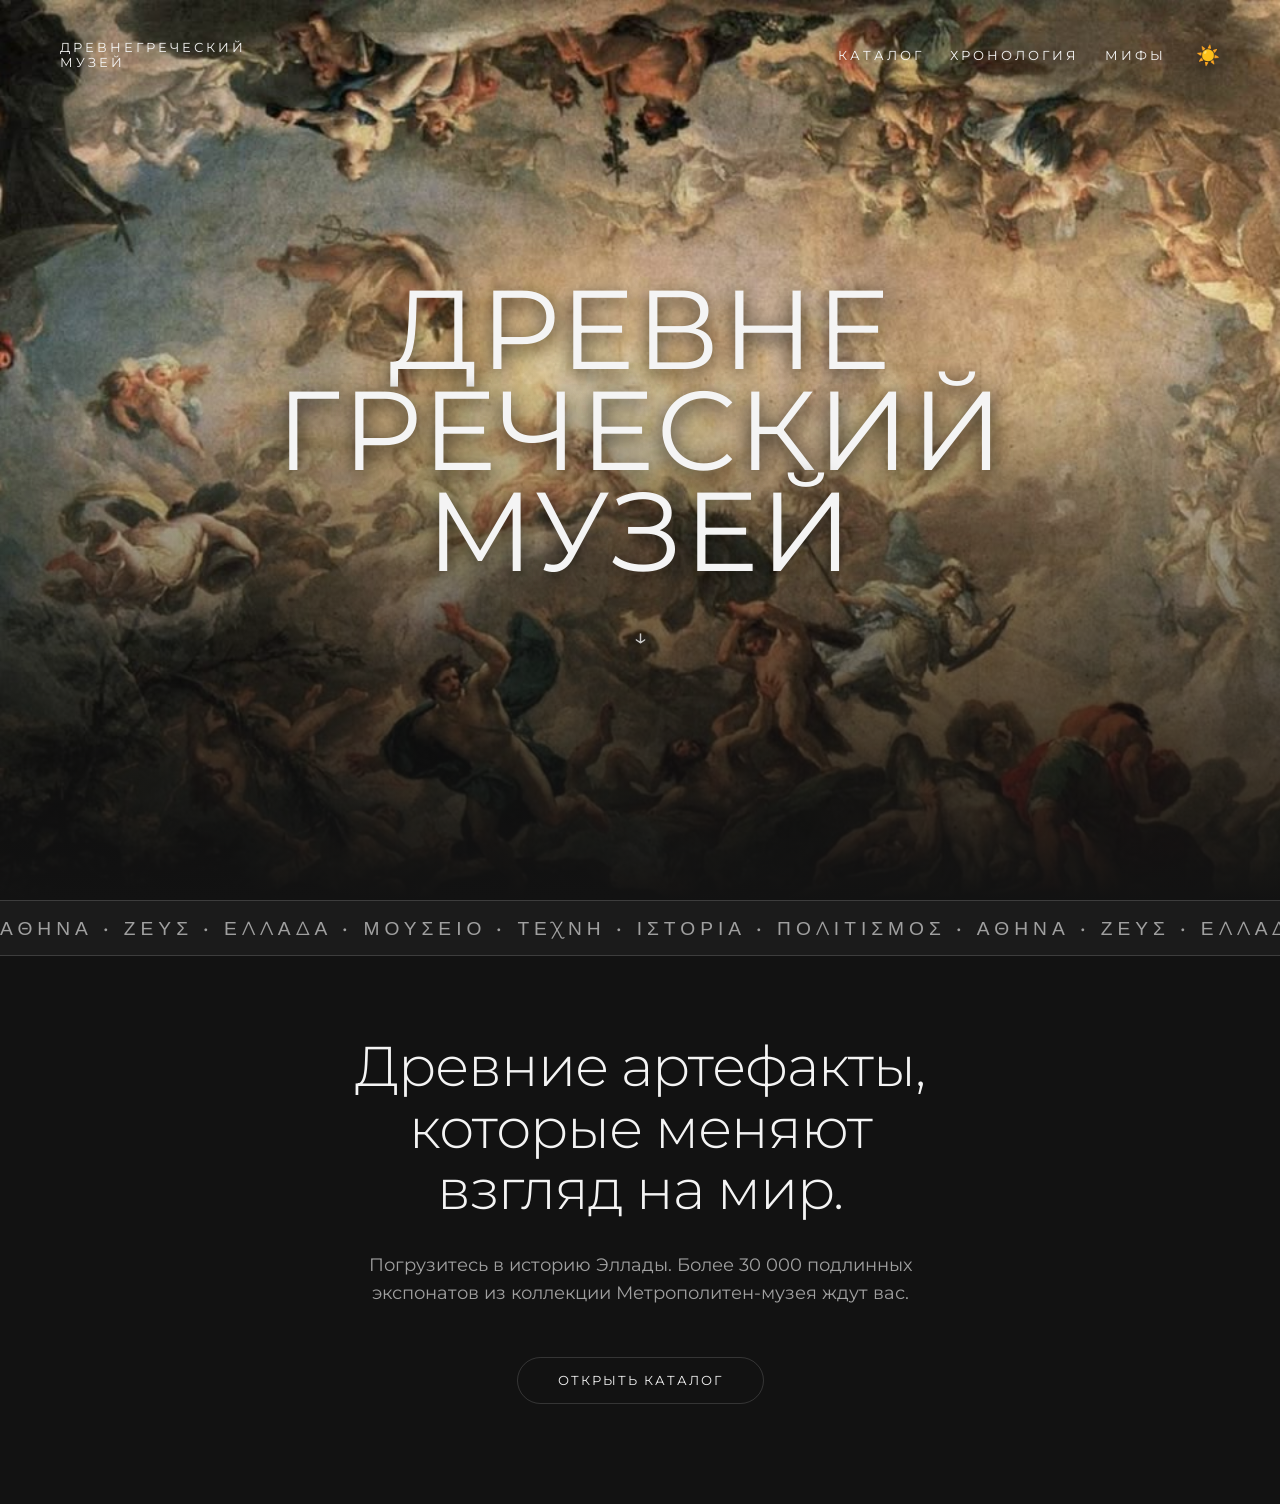
<file: index.html>
<!DOCTYPE html>
<html lang="ru">
<head>
  <meta charset="UTF-8">
  <meta name="viewport" content="width=device-width, initial-scale=1">
  <title>Древнегреческий музей</title>
  <link rel="stylesheet" href="style.css">
</head>
<body>
  
  <header class="hero">
    <nav class="hero-nav">
      <div class="logo">ДРЕВНЕГРЕЧЕСКИЙ<br>МУЗЕЙ</div>
      <div class="nav-right">
        <div class="links">
          <a href="catalog.html">Каталог</a>
          <a href="timeline.html">Хронология</a>
          <a href="myths.html">Мифы</a>
        </div>
        <button class="theme-toggle" id="themeBtn">☀️</button>
      </div>
    </nav>

    <div class="hero-title-wrapper">
      <h1 class="hero-title">
        <span>ДРЕВНЕ</span>
        <span>ГРЕЧЕСКИЙ</span>
        <span>МУЗЕЙ</span>
      </h1>
      <div class="hero-arrow">↓</div>
    </div>
    
    <div class="cloud-fade"></div>
  </header>

  <div class="marquee-container">
    <div class="marquee">
      ΑΘΗΝΑ • ΖΕΥΣ • ΕΛΛΑΔΑ • ΜΟΥΣΕΙΟ • ΤΕΧΝΗ • ΙΣΤΟΡΙΑ • ΠΟΛΙΤΙΣΜΟΣ • ΑΘΗΝΑ • ΖΕΥΣ • ΕΛΛΑΔΑ • ΜΟΥΣΕΙΟ • ΤΕΧΝΗ • ΙΣΤΟΡΙΑ • ΠΟΛΙΤΙΣΜΟΣ • 
    </div>
  </div>

  <section class="philosophy">
    <h2>Древние артефакты,<br>которые меняют<br>взгляд на мир.</h2>
    <p>Погрузитесь в историю Эллады. Более 30 000 подлинных экспонатов из коллекции Метрополитен-музея ждут вас.</p>
    <a class="btn" href="catalog.html">Открыть каталог</a>
  </section>

  <script>
    const themeBtn = document.getElementById('themeBtn');
    const body = document.body;
    if (localStorage.getItem('theme') === 'light') {
      body.classList.add('light-theme');
      themeBtn.textContent = '🌙';
    }
    themeBtn.addEventListener('click', () => {
      body.classList.toggle('light-theme');
      if (body.classList.contains('light-theme')) {
        themeBtn.textContent = '🌙';
        localStorage.setItem('theme', 'light');
      } else {
        themeBtn.textContent = '☀️';
        localStorage.setItem('theme', 'dark');
      }
    });
  </script>
</body>
</html>
</file>
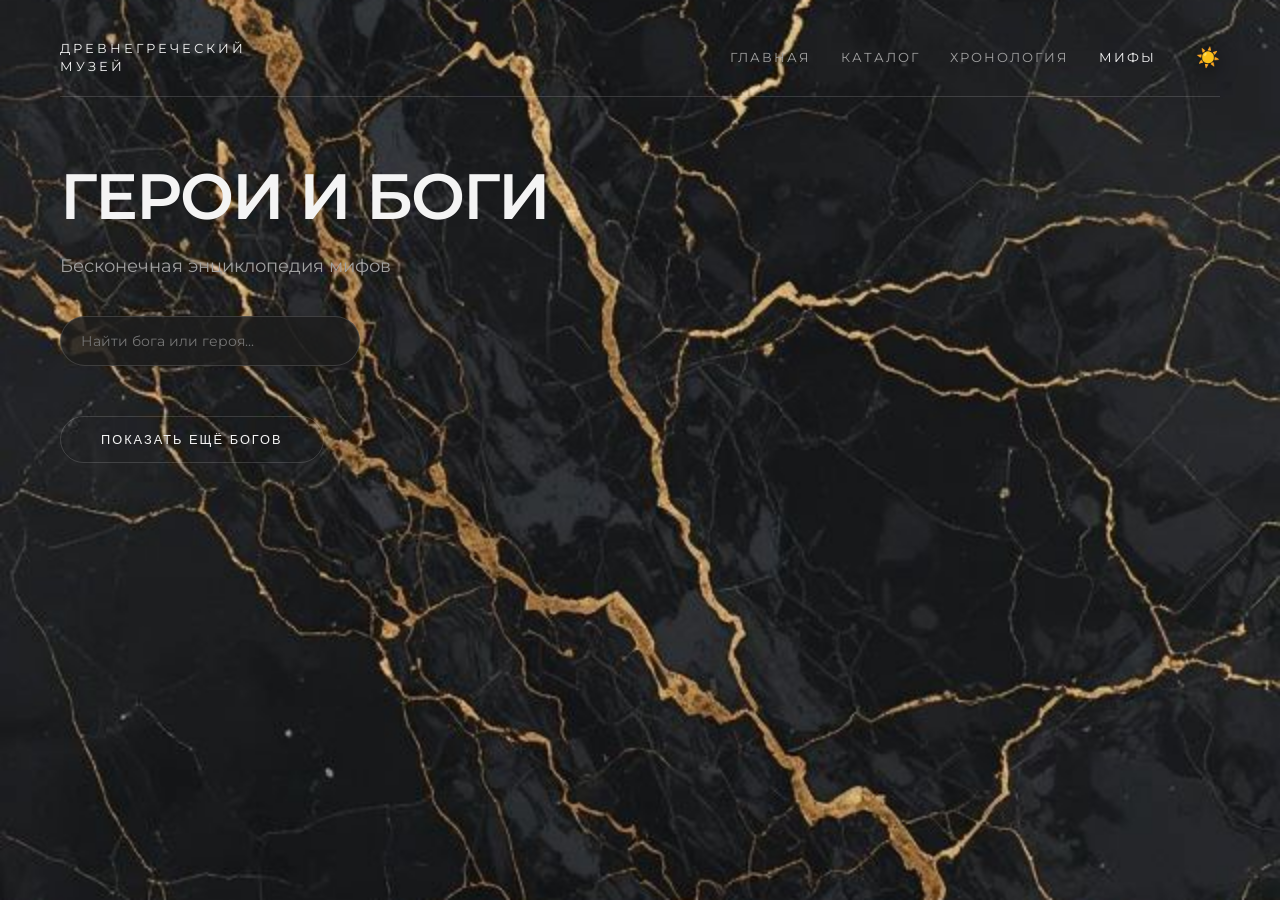
<file: myths.html>
<!DOCTYPE html>
<html lang="ru">
<head>
  <meta charset="UTF-8">
  <meta name="viewport" content="width=device-width, initial-scale=1">
  <title>Мифы — Древнегреческий музей</title>
  <link rel="stylesheet" href="style.css">
</head>
<body>
  
  <div class="page-container">
    <header class="page-header">
      <div class="logo">ДРЕВНЕГРЕЧЕСКИЙ<br>МУЗЕЙ</div>
      <nav class="page-nav">
        <a href="index.html">Главная</a>
        <a href="catalog.html">Каталог</a>
        <a href="timeline.html">Хронология</a>
        <a href="myths.html" style="color: var(--text-light);">Мифы</a>
        <button class="theme-toggle" id="themeBtn" style="margin-left: 10px;">☀️</button>
      </nav>
    </header>

    <h1 class="page-title">Герои и боги</h1>
    <p style="color: var(--text-muted); margin-bottom: 40px; font-size: 1.1rem;">Бесконечная энциклопедия мифов</p>
    
    <div class="filters">
      <input type="text" id="searchMyth" placeholder="Найти бога или героя...">
    </div>

    <div id="list" class="grid">Загрузка...</div>
    
    <div class="btn-container">
      <button id="loadMoreBtn" class="btn" hidden>Показать ещё богов</button>
    </div>
  </div>

  <script type="module">
    const ALL_MYTHS = [
      'Зевс', 'Афина', 'Аполлон', 'Артемида', 'Посейдон', 'Аид', 
      'Гера', 'Арес', 'Афродита', 'Гефест', 'Гермес', 'Деметра', 'Дионис', 'Гестия',
      'Кронос', 'Рея', 'Уран', 'Гея', 'Прометей', 'Атлас', 'Хаос',
      'Геракл', 'Персей', 'Тесей', 'Ахилл', 'Одиссей', 'Ясон', 'Орфей', 'Эдип', 'Елена Прекрасная',
      'Медуза Горгона', 'Минотавр', 'Цербер', 'Гидра', 'Сфинкс', 'Циклоп', 'Тифон'
    ];
    const box = document.getElementById('list');
    const loadMoreBtn = document.getElementById('loadMoreBtn');
    const searchInput = document.getElementById('searchMyth');
    const loadedCards = {}; 
    let loadedCount = 0;
    const PAGE_SIZE = 8;
    let isSearching = false;

    async function summary(title) {
      const url = `https://ru.wikipedia.org/api/rest_v1/page/summary/${encodeURIComponent(title)}`;
      const r = await fetch(url);
      if (!r.ok) throw new Error(r.status);
      return r.json();
    }

    function renderCard(p) {
      return `
        <a class="card" href="${p.content_urls?.desktop?.page || '#'}" target="_blank" rel="noopener">
          ${p.thumbnail ? `<img src="${p.thumbnail.source}" alt="${p.title}" loading="lazy">` : '<div style="height:350px; display:flex; align-items:center; justify-content:center; color:var(--text-muted);">Нет фото</div>'}
          <div class="card-info">
            <h3>${p.title}</h3>
            <p>${p.extract || ''}</p>
          </div>
        </a>
      `;
    }

    async function loadMyths() {
      loadMoreBtn.disabled = true;
      loadMoreBtn.textContent = "Загрузка...";
      const nextBatch = ALL_MYTHS.slice(loadedCount, loadedCount + PAGE_SIZE);
      const cards = await Promise.all(
        nextBatch.map(async t => {
          if (loadedCards[t]) return loadedCards[t];
          const data = await summary(t).catch(() => null);
          if (data) loadedCards[t] = data;
          return data;
        })
      );
      if (!isSearching) {
        if (loadedCount === 0) box.innerHTML = '';
        box.insertAdjacentHTML('beforeend', cards.filter(Boolean).map(renderCard).join(''));
      }
      loadedCount += PAGE_SIZE;
      loadMoreBtn.disabled = false;
      loadMoreBtn.textContent = "Показать ещё богов";
      loadMoreBtn.hidden = loadedCount >= ALL_MYTHS.length || isSearching;
    }

    async function performSearch(query) {
      const q = query.toLowerCase().trim();
      if (q === '') {
        isSearching = false;
        box.innerHTML = '';
        const loadedKeys = Object.keys(loadedCards).slice(0, loadedCount);
        box.innerHTML = loadedKeys.map(k => renderCard(loadedCards[k])).join('');
        loadMoreBtn.hidden = loadedCount >= ALL_MYTHS.length;
        return;
      }
      isSearching = true;
      loadMoreBtn.hidden = true;
      box.innerHTML = '<p style="grid-column: 1/-1; color: var(--text-muted);">Поиск по свиткам...</p>';
      const matches = ALL_MYTHS.filter(name => name.toLowerCase().includes(q));
      if (matches.length === 0) {
        box.innerHTML = '<p style="grid-column: 1/-1; color: var(--text-muted);">Ничего не найдено.</p>';
        return;
      }
      const results = await Promise.all(
        matches.map(async t => {
          if (loadedCards[t]) return loadedCards[t];
          const data = await summary(t).catch(() => null);
          if (data) loadedCards[t] = data;
          return data;
        })
      );
      box.innerHTML = results.filter(Boolean).map(renderCard).join('');
    }

    let timeout = null;
    searchInput.addEventListener('input', (e) => {
      clearTimeout(timeout);
      timeout = setTimeout(() => performSearch(e.target.value), 400);
    });
    loadMyths();
    loadMoreBtn.addEventListener('click', loadMyths);
  </script>

  <script>
    const themeBtn = document.getElementById('themeBtn');
    const body = document.body;
    if (localStorage.getItem('theme') === 'light') {
      body.classList.add('light-theme');
      themeBtn.textContent = '🌙';
    }
    themeBtn.addEventListener('click', () => {
      body.classList.toggle('light-theme');
      if (body.classList.contains('light-theme')) {
        themeBtn.textContent = '🌙';
        localStorage.setItem('theme', 'light');
      } else {
        themeBtn.textContent = '☀️';
        localStorage.setItem('theme', 'dark');
      }
    });
  </script>
</body>
</html>
</file>
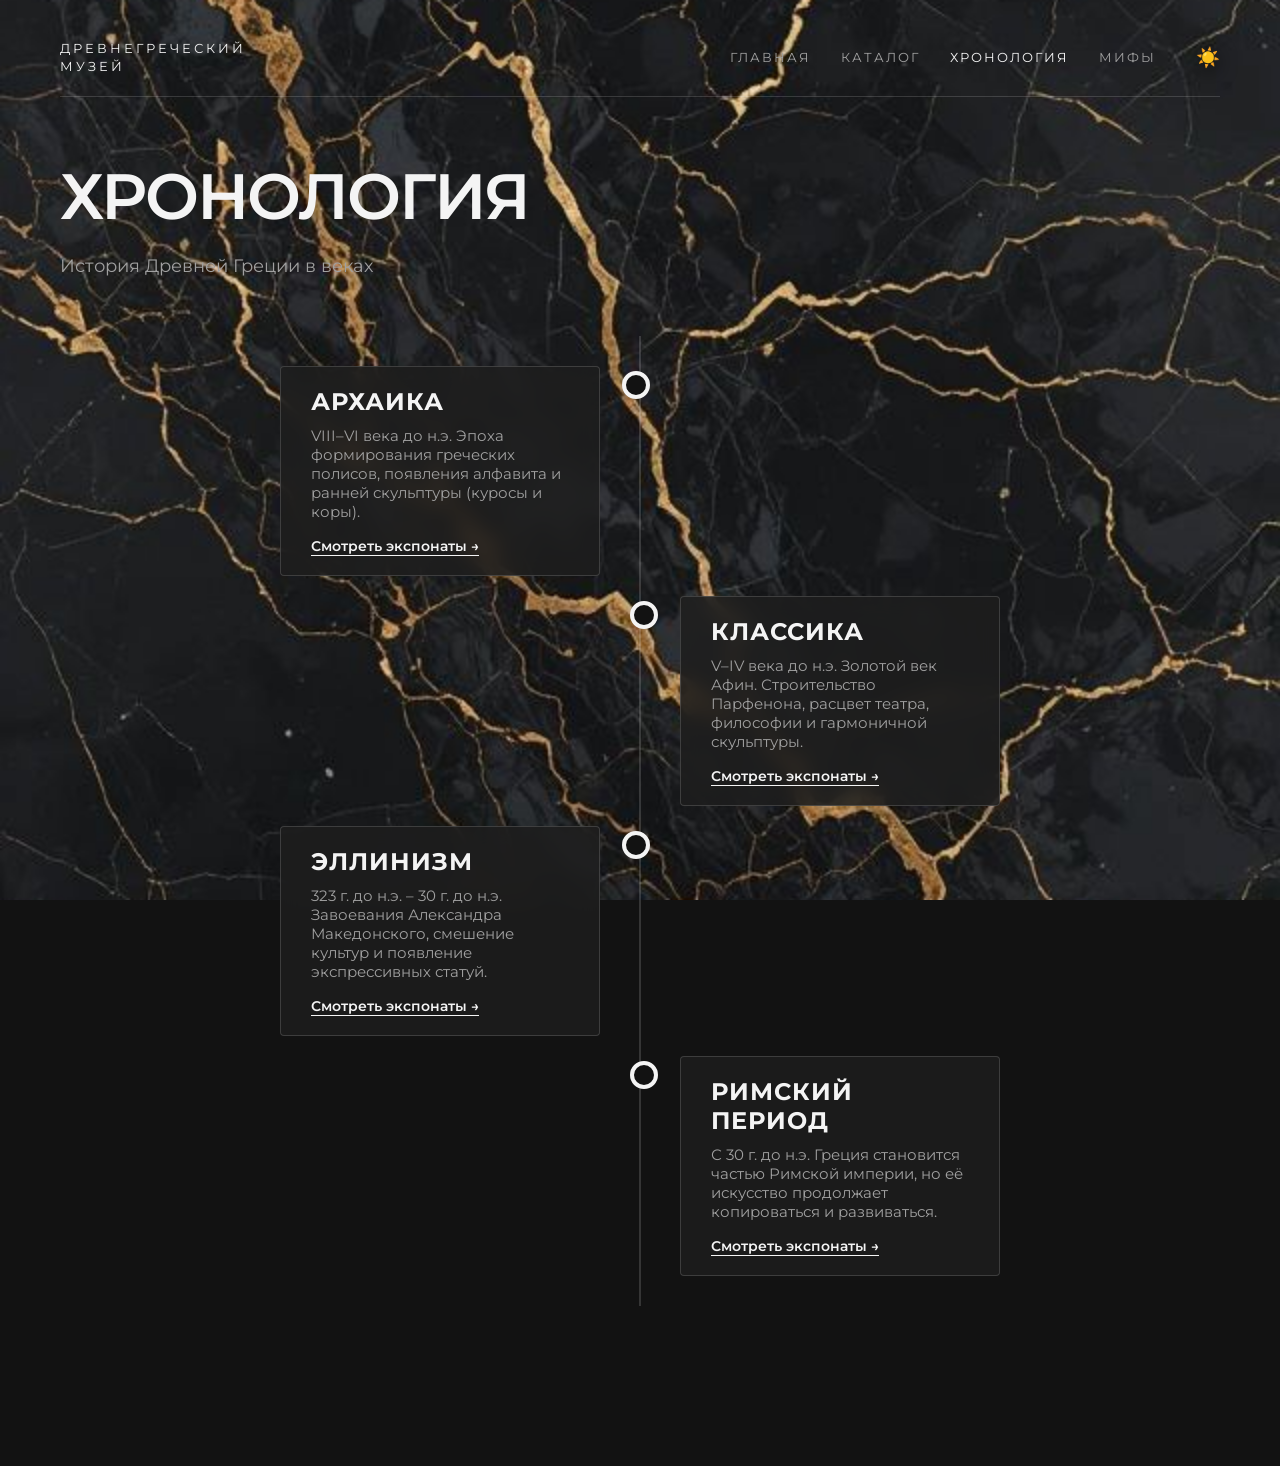
<file: timeline.html>
<!DOCTYPE html>
<html lang="ru">
<head>
  <meta charset="UTF-8">
  <meta name="viewport" content="width=device-width, initial-scale=1">
  <title>Хронология — Древнегреческий музей</title>
  <link rel="stylesheet" href="style.css">
  <style>
    /* Дополнительные стили для таймлайна */
    .timeline {
      position: relative;
      max-width: 800px;
      margin: 60px auto;
      padding: 20px 0;
    }
    /* Вертикальная линия */
    .timeline::after {
      content: '';
      position: absolute;
      width: 2px;
      background: var(--border);
      top: 0;
      bottom: 0;
      left: 50%;
      margin-left: -1px;
    }
    /* Контейнер вокруг каждого блока */
    .container-tl {
      padding: 10px 40px;
      position: relative;
      background-color: inherit;
      width: 50%;
    }
    /* Кружочки на линии */
    .container-tl::after {
      content: '';
      position: absolute;
      width: 20px;
      height: 20px;
      right: -10px;
      background-color: var(--bg-dark);
      border: 4px solid var(--text-light);
      top: 15px;
      border-radius: 50%;
      z-index: 1;
    }
    /* Левая сторона */
    .left { left: 0; }
    /* Правая сторона */
    .right { left: 50%; }
    /* Кружочек для правой стороны */
    .right::after {
      left: -10px;
    }
    /* Содержимое блока */
    .content-tl {
      padding: 20px 30px;
      background: var(--bg-card);
      position: relative;
      border-radius: 4px;
      border: 1px solid var(--border);
      backdrop-filter: blur(10px);
      transition: transform 0.3s, box-shadow 0.3s;
    }
    .content-tl:hover {
      transform: scale(1.02);
      box-shadow: 0 10px 30px rgba(0,0,0,0.2);
    }
    .content-tl h3 {
      font-size: 1.5rem;
      margin-bottom: 10px;
      text-transform: uppercase;
      letter-spacing: 1px;
    }
    .content-tl p {
      color: var(--text-muted);
      font-size: 0.95rem;
      margin-bottom: 15px;
    }
    .content-tl a {
      color: var(--text-light);
      font-weight: 600;
      font-size: 0.9rem;
      text-decoration: none;
      border-bottom: 1px solid var(--text-light);
      transition: opacity 0.3s;
    }
    .content-tl a:hover {
      opacity: 0.7;
    }

    /* Мобильная версия (линия слева) */
    @media screen and (max-width: 768px) {
      .timeline::after { left: 31px; }
      .container-tl { width: 100%; padding-left: 70px; padding-right: 25px; }
      .container-tl::after { left: 21px; }
      .left { left: 0; }
      .right { left: 0; }
    }
  </style>
</head>
<body>
  
  <div class="page-container">
    <!-- Шапка -->
    <header class="page-header">
      <div class="logo">ДРЕВНЕГРЕЧЕСКИЙ<br>МУЗЕЙ</div>
      <nav class="page-nav">
        <a href="index.html">Главная</a>
        <a href="catalog.html">Каталог</a>
        <a href="timeline.html" style="color: var(--text-light);">Хронология</a>
        <a href="myths.html">Мифы</a>
        <button class="theme-toggle" id="themeBtn" style="margin-left: 10px;">☀️</button>
      </nav>
    </header>

    <h1 class="page-title">Хронология</h1>
    <p style="color: var(--text-muted); font-size: 1.1rem;">История Древней Греции в веках</p>

    <!-- Таймлайн -->
    <div class="timeline">
      
      <!-- Архаика -->
      <div class="container-tl left">
        <div class="content-tl">
          <h3>Архаика</h3>
          <p>VIII–VI века до н.э. Эпоха формирования греческих полисов, появления алфавита и ранней скульптуры (куросы и коры).</p>
          <a href="catalog.html?era=Archaic">Смотреть экспонаты →</a>
        </div>
      </div>

      <!-- Классика -->
      <div class="container-tl right">
        <div class="content-tl">
          <h3>Классика</h3>
          <p>V–IV века до н.э. Золотой век Афин. Строительство Парфенона, расцвет театра, философии и гармоничной скульптуры.</p>
          <a href="catalog.html?era=Classical">Смотреть экспонаты →</a>
        </div>
      </div>

      <!-- Эллинизм -->
      <div class="container-tl left">
        <div class="content-tl">
          <h3>Эллинизм</h3>
          <p>323 г. до н.э. – 30 г. до н.э. Завоевания Александра Македонского, смешение культур и появление экспрессивных статуй.</p>
          <a href="catalog.html?era=Hellenistic">Смотреть экспонаты →</a>
        </div>
      </div>

      <!-- Римский период -->
      <div class="container-tl right">
        <div class="content-tl">
          <h3>Римский период</h3>
          <p>С 30 г. до н.э. Греция становится частью Римской империи, но её искусство продолжает копироваться и развиваться.</p>
          <a href="catalog.html?era=Roman">Смотреть экспонаты →</a>
        </div>
      </div>

    </div>
  </div>

  <!-- Скрипт смены темы -->
  <script>
    const themeBtn = document.getElementById('themeBtn');
    const body = document.body;
    if (localStorage.getItem('theme') === 'light') {
      body.classList.add('light-theme');
      themeBtn.textContent = '🌙';
    }
    themeBtn.addEventListener('click', () => {
      body.classList.toggle('light-theme');
      if (body.classList.contains('light-theme')) {
        themeBtn.textContent = '🌙';
        localStorage.setItem('theme', 'light');
      } else {
        themeBtn.textContent = '☀️';
        localStorage.setItem('theme', 'dark');
      }
    });
  </script>
</body>
</html>
</file>
<file: style.css>
@import url('https://fonts.googleapis.com/css2?family=Montserrat:wght@300;400;600&display=swap');

/* --- ТЕМНАЯ ТЕМА (По умолчанию) --- */
:root {
  --bg-dark: #121212; /* Запасной цвет */
  --bg-card: rgba(30, 30, 30, 0.85); /* Полупрозрачная темная карточка */
  --text-light: #f4f4f4;
  --text-muted: #a0a0a0;
  --border: rgba(255,255,255,0.15);
  --btn-hover-bg: #f4f4f4;
  --btn-hover-text: #121212;
  --skeleton: #2a2a2a;
  --hero-text-shadow: 0 5px 20px rgba(0,0,0,0.9); /* Тень для белого текста */
}

/* --- СВЕТЛАЯ ТЕМА (СВЕТЛЫЙ МРАМОР) --- */
body.light-theme {
  --bg-dark: #dcd2c3; 
  --bg-card: rgba(255, 255, 255, 0.85); 
  --text-light: #2b2520; /* Темно-коричневый текст */
  --text-muted: #5a5048;
  --border: rgba(43, 37, 32, 0.2);
  --btn-hover-bg: #2b2520;
  --btn-hover-text: #dcd2c3;
  --skeleton: #c9beaf;
  --hero-text-shadow: 0 5px 20px rgba(255,255,255,0.8); /* Светлая тень для темного текста */
}

* { box-sizing: border-box; margin: 0; padding: 0; }

a { text-decoration: none; color: inherit; }

/* --- ОБЩИЙ ФОН --- */
body {
  font-family: 'Montserrat', sans-serif;
  background-color: var(--bg-dark);
  color: var(--text-light);
  min-height: 100vh;
  background-image: url('marble-dark.jpg'); /* ИСПРАВЛЕНО */
  background-size: cover;
  background-attachment: fixed;
  background-position: center;
  transition: background 0.5s ease, color 0.5s ease;
}

body.light-theme {
  background-image: url('marble.jpg'); /* ИСПРАВЛЕНО */
}

/* --- ГЛАВНАЯ СТРАНИЦА --- */
.hero {
  position: relative;
  height: 100vh;
  min-height: 700px;
  display: flex;
  flex-direction: column;
  background-image: url('bg.jpg'); /* ИСПРАВЛЕНО */
  background-size: cover;
  background-position: center 20%;
}

body.light-theme .hero {
  filter: sepia(0.3) brightness(1.1); /* Чуть светлее в светлой теме */
}

/* Навигация на главной */
.hero-nav {
  position: relative;
  z-index: 1000;
  display: flex;
  justify-content: space-between;
  align-items: center;
  padding: 40px 60px;
  font-size: 0.8rem;
  letter-spacing: 3px;
  text-transform: uppercase;
}

.nav-right { display: flex; align-items: center; gap: 30px; }

.hero-nav a { 
  margin-left: 20px; 
  transition: opacity 0.3s; 
  color: var(--text-light); 
  text-shadow: var(--hero-text-shadow); 
}
.hero-nav a:hover { opacity: 0.7; }

.theme-toggle { 
  background: transparent; 
  border: none; 
  color: var(--text-light); 
  font-size: 1.2rem; 
  cursor: pointer; 
  text-shadow: var(--hero-text-shadow);
}

/* Заголовок на главной */
.hero-title-wrapper {
  position: relative;
  z-index: 10;
  flex-grow: 1;
  display: flex;
  flex-direction: column;
  justify-content: center;
  align-items: center;
  text-align: center;
  margin-top: -80px;
  pointer-events: none;
}

.hero-title {
  font-size: 7rem;
  font-weight: 400;
  line-height: 0.9;
  letter-spacing: 2px;
  color: var(--text-light); /* Цвет меняется вместе с темой */
  text-shadow: var(--hero-text-shadow);
}
.hero-title span { display: block; }

.hero-arrow { 
  margin-top: 40px; 
  font-size: 1.5rem; 
  opacity: 0.8; 
  color: var(--text-light); /* Цвет меняется вместе с темой */
  animation: bounce 2s infinite; 
}

@keyframes bounce {
  0%, 20%, 50%, 80%, 100% { transform: translateY(0); }
  40% { transform: translateY(-10px); }
  60% { transform: translateY(-5px); }
}

.cloud-fade {
  position: absolute; bottom: 0; left: 0; width: 100%; height: 60%;
  background: linear-gradient(to bottom, transparent 0%, var(--bg-dark) 100%);
  z-index: 5; pointer-events: none;
}

/* --- БЕГУЩАЯ СТРОКА --- */
.marquee-container {
  background: var(--bg-card);
  border-top: 1px solid var(--border);
  border-bottom: 1px solid var(--border);
  overflow: hidden;
  padding: 15px 0;
  white-space: nowrap;
  position: relative;
  z-index: 10;
  backdrop-filter: blur(5px);
}
.marquee {
  display: inline-block;
  animation: scroll 30s linear infinite;
  font-size: 1.2rem;
  letter-spacing: 5px;
  color: var(--text-muted);
}
@keyframes scroll {
  0% { transform: translateX(0); }
  100% { transform: translateX(-50%); }
}

/* --- ТЕКСТ ПОД КАРТИНОЙ --- */
.philosophy { position: relative; z-index: 10; text-align: center; padding: 80px 20px 100px; }
.philosophy h2 { font-size: 3.5rem; font-weight: 300; line-height: 1.1; margin-bottom: 30px; letter-spacing: -1px; }
.philosophy p { font-size: 1.1rem; color: var(--text-muted); max-width: 600px; margin: 0 auto 50px; line-height: 1.6; }

.btn {
  display: inline-block; padding: 15px 40px; background: transparent; color: var(--text-light);
  font-size: 0.8rem; letter-spacing: 2px; text-transform: uppercase; border: 1px solid var(--border);
  border-radius: 30px; transition: all 0.3s ease; cursor: pointer;
}
.btn:hover { background: var(--btn-hover-bg); color: var(--btn-hover-text); }

/* --- ВНУТРЕННИЕ СТРАНИЦЫ --- */
.page-container { max-width: 1400px; margin: 0 auto; padding: 40px 60px 100px; }
.page-header {
  display: flex; justify-content: space-between; align-items: center; flex-wrap: wrap; gap: 20px;
  margin-bottom: 60px; padding-bottom: 20px; border-bottom: 1px solid var(--border);
}
.page-header .logo { font-size: 0.8rem; letter-spacing: 3px; text-transform: uppercase; line-height: 1.4; }
.page-nav { display: flex; gap: 30px; flex-wrap: wrap; align-items: center;}
.page-nav a { font-size: 0.8rem; letter-spacing: 2px; text-transform: uppercase; color: var(--text-muted); }
.page-nav a:hover { color: var(--text-light); }

.page-title { font-size: 4rem; font-weight: 600; text-transform: uppercase; letter-spacing: -2px; margin-bottom: 20px; }

.filters { display: flex; gap: 20px; margin-bottom: 50px; flex-wrap: wrap; }
.filters input, .filters select {
  padding: 15px 20px; background: var(--bg-card); border: 1px solid var(--border);
  color: var(--text-light); font-family: 'Montserrat', sans-serif; font-size: 0.9rem;
  border-radius: 30px; outline: none; width: 300px;
}

/* Карточки */
.card {
  display: flex; flex-direction: column; background: var(--bg-card);
  border-radius: 4px; overflow: hidden; transition: transform 0.4s ease, background 0.4s;
  backdrop-filter: blur(10px);
  border: 1px solid var(--border);
  box-shadow: 0 10px 30px rgba(0,0,0,0.15);
}

.grid { display: grid; grid-template-columns: repeat(auto-fill, minmax(300px, 1fr)); gap: 40px; margin-top: 40px; }
.card:hover { transform: translateY(-10px); }
.card img { width: 100%; height: 350px; object-fit: cover; filter: brightness(0.85); transition: filter 0.4s; }
.card:hover img { filter: brightness(1); }
.card-info { padding: 25px 20px; flex-grow: 1; display: flex; flex-direction: column; }
.card h3 { font-size: 1.3rem; font-weight: 600; margin-bottom: 15px; text-transform: uppercase; letter-spacing: 1px; }
.card p { font-size: 0.9rem; color: var(--text-muted); line-height: 1.6; display: -webkit-box; -webkit-line-clamp: 5; -webkit-box-orient: vertical; overflow: hidden; }

/* Скелетоны */
.skeleton {
  background: var(--bg-card); border-radius: 4px; height: 450px;
  position: relative; overflow: hidden; border: 1px solid var(--border);
}
.skeleton::after {
  content: ""; position: absolute; top: 0; left: -100%; width: 50%; height: 100%;
  background: linear-gradient(90deg, transparent, rgba(255,255,255,0.1), transparent);
  animation: loading 1.5s infinite;
}
@keyframes loading {
  100% { left: 100%; }
}

/* СТРАНИЦА ЭКСПОНАТА */
.exhibit-layout { display: flex; gap: 60px; align-items: flex-start; margin-top: 40px; }
.exhibit-image { flex: 1; }
.exhibit-image img { width: 100%; border-radius: 4px; border: 1px solid var(--border); }
.exhibit-info { flex: 1; }
.exhibit-info h1 { font-size: 3rem; margin-bottom: 30px; text-transform: uppercase; letter-spacing: -1px; }
.exhibit-info dl { display: grid; grid-template-columns: 150px 1fr; gap: 20px; margin-bottom: 40px; }
.exhibit-info dt { font-size: 0.8rem; text-transform: uppercase; color: var(--text-muted); letter-spacing: 1px; }
.exhibit-info dd { font-size: 1rem; }

@media (max-width: 768px) {
  .hero-title { font-size: 4rem; }
  .hero-nav { flex-direction: column; align-items: center; gap: 20px; padding: 20px; }
  .page-container { padding: 20px; }
  .page-title { font-size: 2.5rem; }
  .grid { grid-template-columns: 1fr; }
  .exhibit-layout { flex-direction: column; }
}
</file>
